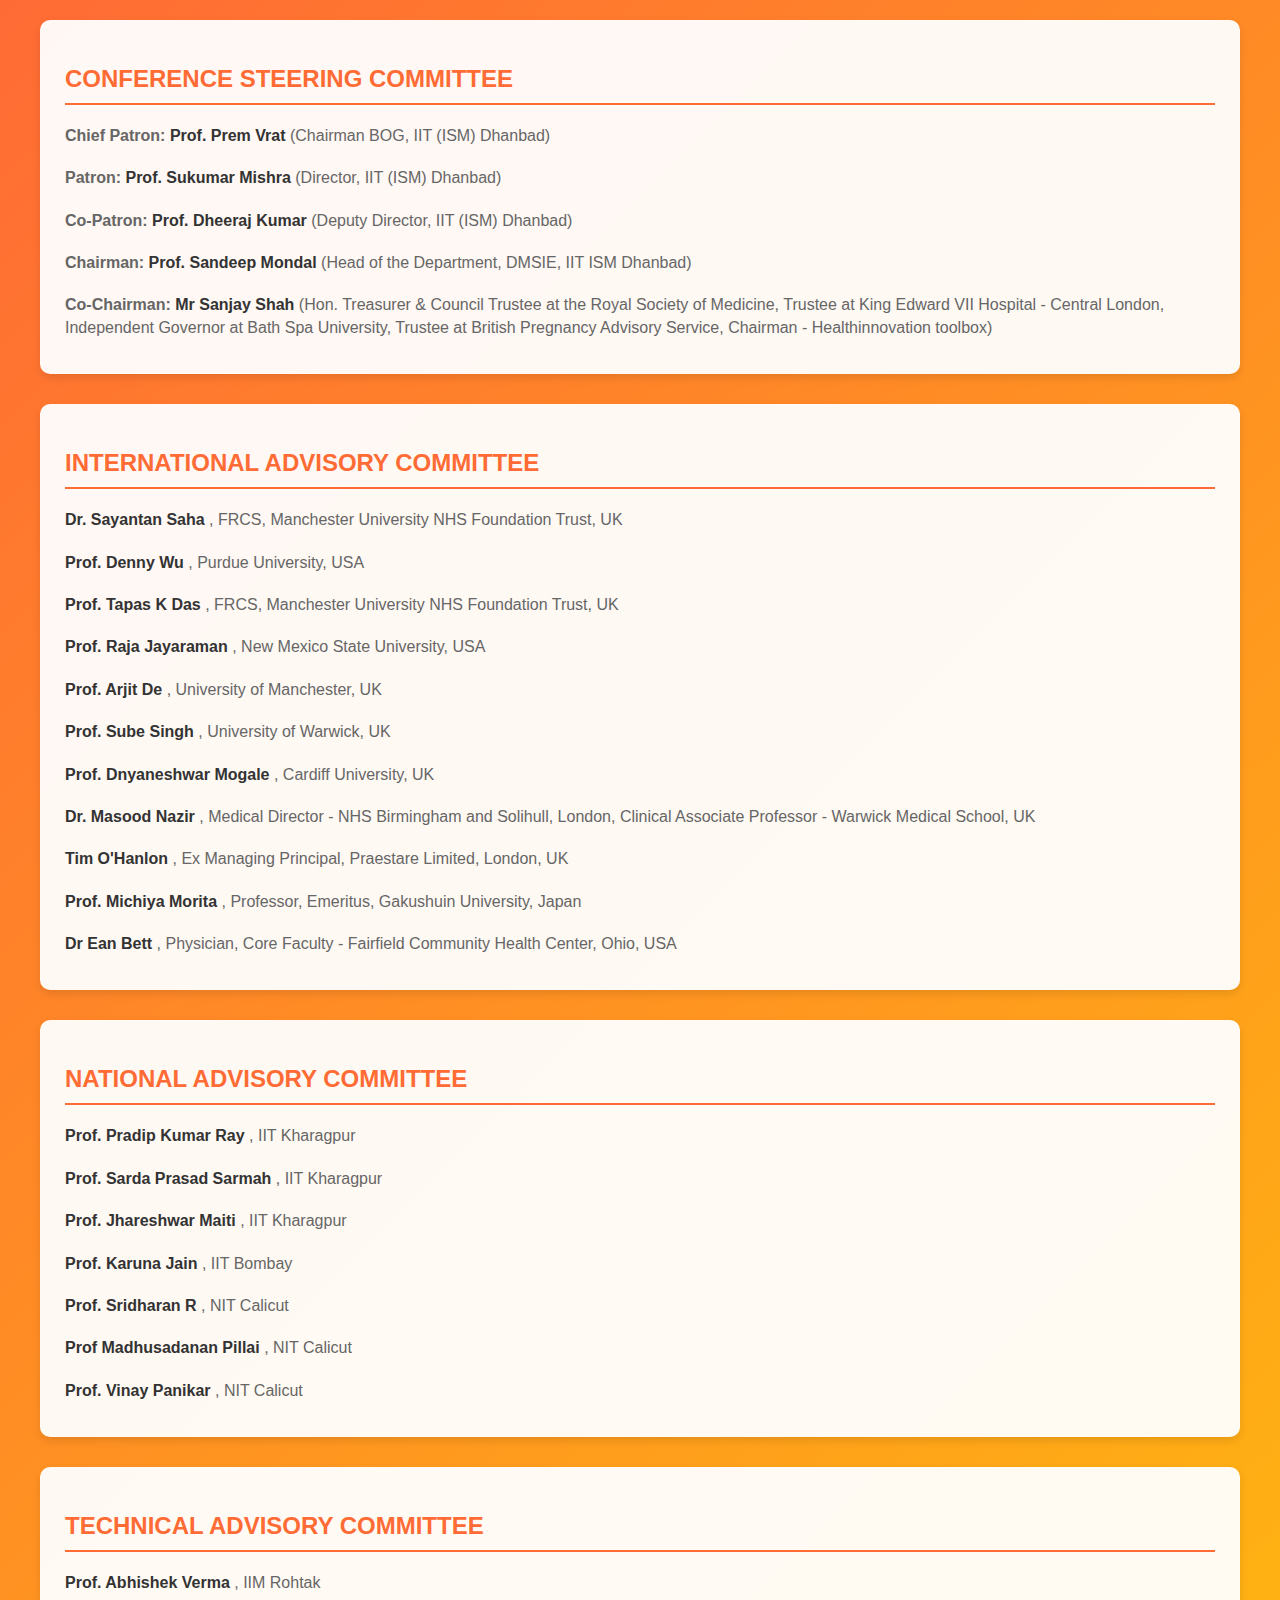
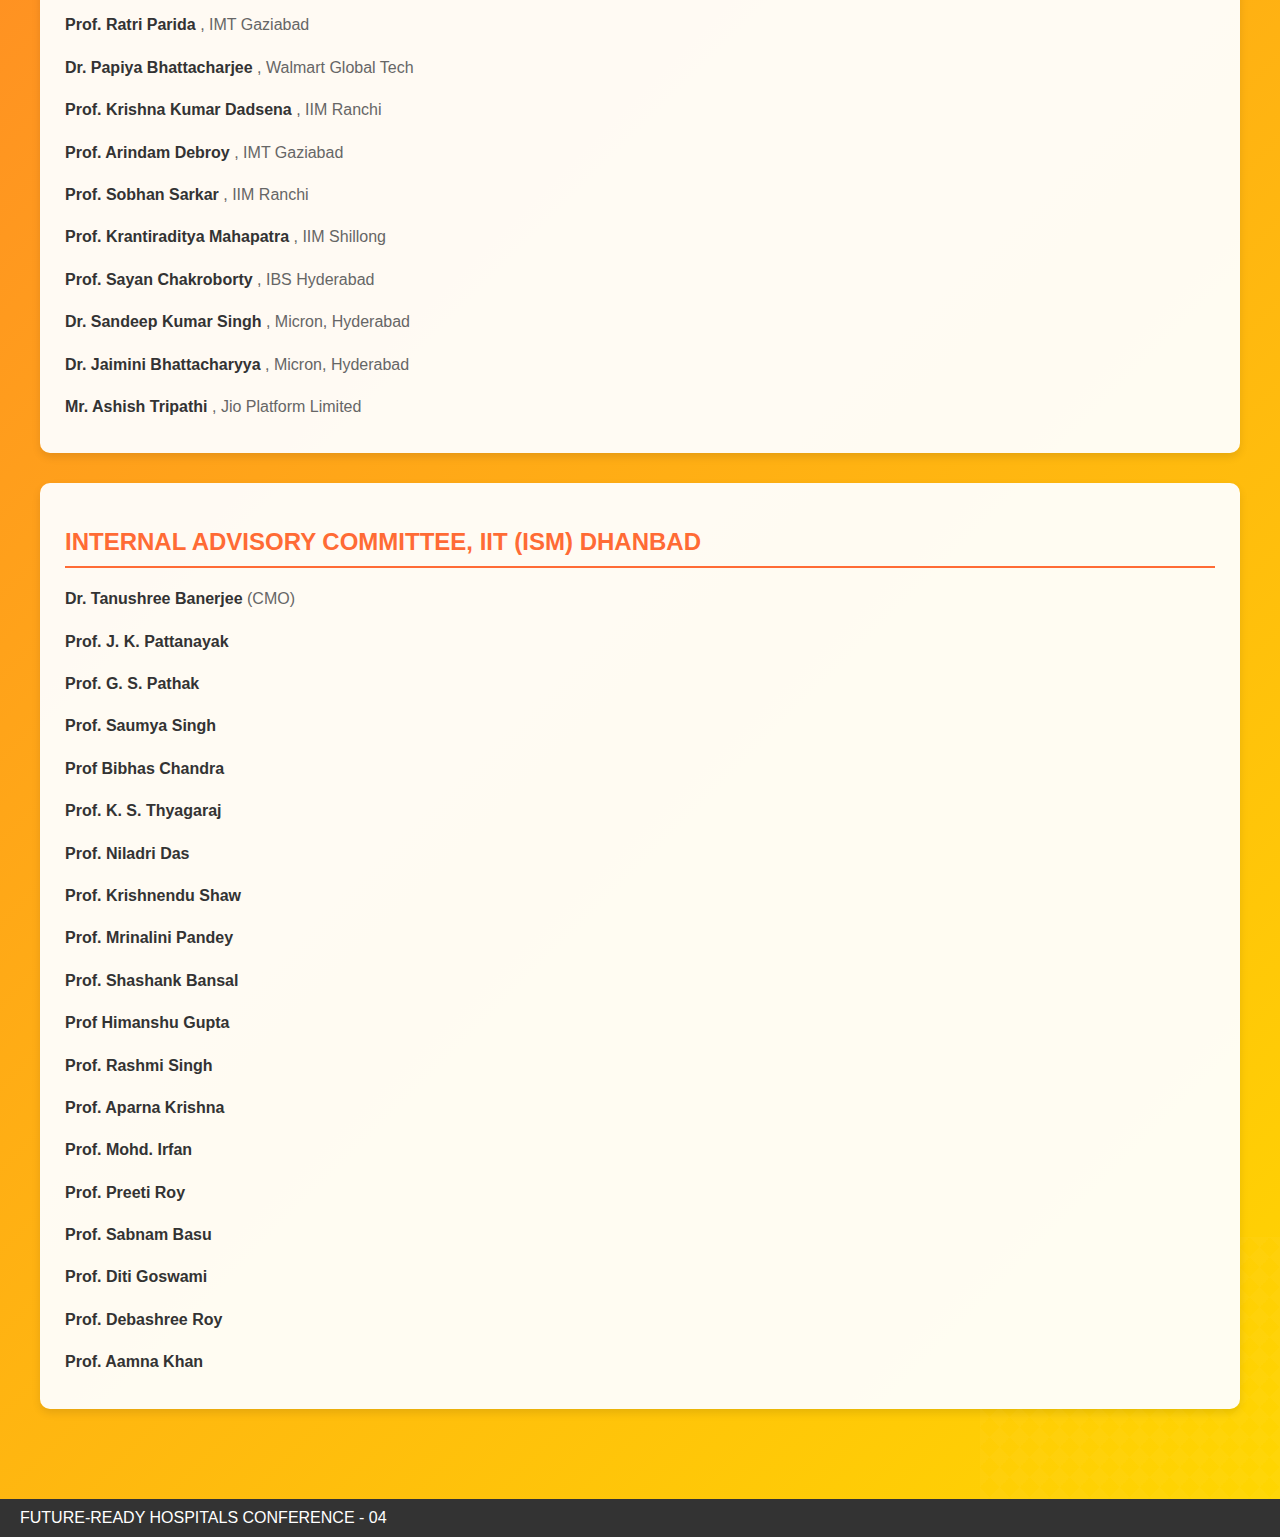
<file: Conference website/Website/Website/Page2.html>
<!DOCTYPE html>
<html lang="en">
<head>
    <meta charset="UTF-8">
    <meta name="viewport" content="width=device-width, initial-scale=1.0">
    <title>Future-Ready Hospitals Conference - Committees</title>
    <link href="style2.css" rel="stylesheet" type="text/css" />
</head>

<body>
    <div class="container">
        <div class="committee-section">
            <h2 class="committee-title">CONFERENCE STEERING COMMITTEE</h2>
            <div class="committee-members">
                <div class="member">
                    <span class="member-role">Chief Patron: </span>
                    <span class="member-name">Prof. Prem Vrat</span>
                    <span class="member-affiliation">(Chairman BOG, IIT (ISM) Dhanbad)</span>
                </div>
                <div class="member">
                    <span class="member-role">Patron: </span>
                    <span class="member-name">Prof. Sukumar Mishra</span>
                    <span class="member-affiliation">(Director, IIT (ISM) Dhanbad)</span>
                </div>
                <div class="member">
                    <span class="member-role">Co-Patron: </span>
                    <span class="member-name">Prof. Dheeraj Kumar</span>
                    <span class="member-affiliation">(Deputy Director, IIT (ISM) Dhanbad)</span>
                </div>
                <div class="member">
                    <span class="member-role">Chairman: </span>
                    <span class="member-name">Prof. Sandeep Mondal</span>
                    <span class="member-affiliation">(Head of the Department, DMSIE, IIT ISM Dhanbad)</span>
                </div>
                <div class="member">
                    <span class="member-role">Co-Chairman: </span>
                    <span class="member-name">Mr Sanjay Shah</span>
                    <span class="member-affiliation">(Hon. Treasurer & Council Trustee at the Royal Society of Medicine, Trustee at King Edward VII Hospital - Central London, Independent Governor at Bath Spa University, Trustee at British Pregnancy Advisory Service, Chairman - Healthinnovation toolbox)</span>
                </div>
            </div>
        </div>

        <div class="committee-section">
            <h2 class="committee-title">INTERNATIONAL ADVISORY COMMITTEE</h2>
            <div class="committee-members">
                <div class="member">
                    <span class="member-name">Dr. Sayantan Saha</span>
                    <span class="member-affiliation">, FRCS, Manchester University NHS Foundation Trust, UK</span>
                </div>
                <div class="member">
                    <span class="member-name">Prof. Denny Wu</span>
                    <span class="member-affiliation">, Purdue University, USA</span>
                </div>
                <div class="member">
                    <span class="member-name">Prof. Tapas K Das</span>
                    <span class="member-affiliation">, FRCS, Manchester University NHS Foundation Trust, UK</span>
                </div>
                <div class="member">
                    <span class="member-name">Prof. Raja Jayaraman</span>
                    <span class="member-affiliation">, New Mexico State University, USA</span>
                </div>
                <div class="member">
                    <span class="member-name">Prof. Arjit De</span>
                    <span class="member-affiliation">, University of Manchester, UK</span>
                </div>
                <div class="member">
                    <span class="member-name">Prof. Sube Singh</span>
                    <span class="member-affiliation">, University of Warwick, UK</span>
                </div>
                <div class="member">
                    <span class="member-name">Prof. Dnyaneshwar Mogale</span>
                    <span class="member-affiliation">, Cardiff University, UK</span>
                </div>
                <div class="member">
                    <span class="member-name">Dr. Masood Nazir</span>
                    <span class="member-affiliation">, Medical Director - NHS Birmingham and Solihull, London, Clinical Associate Professor - Warwick Medical School, UK</span>
                </div>
                <div class="member">
                    <span class="member-name">Tim O'Hanlon</span>
                    <span class="member-affiliation">, Ex Managing Principal, Praestare Limited, London, UK</span>
                </div>
                <div class="member">
                    <span class="member-name">Prof. Michiya Morita</span>
                    <span class="member-affiliation">, Professor, Emeritus, Gakushuin University, Japan</span>
                </div>
                <div class="member">
                    <span class="member-name">Dr Ean Bett</span>
                    <span class="member-affiliation">, Physician, Core Faculty - Fairfield Community Health Center, Ohio, USA</span>
                </div>
            </div>
        </div>


	 <div class="committee-section">
            <h2 class="committee-title">NATIONAL ADVISORY COMMITTEE</h2>
            <div class="committee-members">
	   <div class="member">
        <span class="member-name">Prof. Pradip Kumar Ray</span>
        <span class="member-affiliation">, IIT Kharagpur</span>
    </div>
    <div class="member">
        <span class="member-name">Prof. Sarda Prasad Sarmah</span>
        <span class="member-affiliation">, IIT Kharagpur</span>
    </div>
    <div class="member">
        <span class="member-name">Prof. Jhareshwar Maiti</span>
        <span class="member-affiliation">, IIT Kharagpur</span>
    </div>
    <div class="member">
        <span class="member-name">Prof. Karuna Jain</span>
        <span class="member-affiliation">, IIT Bombay</span>
    </div>
    <div class="member">
        <span class="member-name">Prof. Sridharan R</span>
        <span class="member-affiliation">, NIT Calicut</span>
    </div>
    <div class="member">
        <span class="member-name">Prof Madhusadanan Pillai</span>
        <span class="member-affiliation">, NIT Calicut</span>
    </div>
    <div class="member">
        <span class="member-name">Prof. Vinay Panikar</span>
        <span class="member-affiliation">, NIT Calicut</span>
    </div>
        </div>
    </div>

        <div class="committee-section">
            <h2 class="committee-title">TECHNICAL ADVISORY COMMITTEE</h2>
            <div class="committee-members">
                <div class="member">
                    <span class="member-name">Prof. Abhishek Verma</span>
                    <span class="member-affiliation">, IIM Rohtak</span>
                </div>
                <div class="member">
                    <span class="member-name">Prof. Ratri Parida</span>
                    <span class="member-affiliation">, IMT Gaziabad</span>
                </div>
    <div class="member">
        <span class="member-name">Dr. Papiya Bhattacharjee</span>
        <span class="member-affiliation">, Walmart Global Tech</span>
    </div>
    <div class="member">
        <span class="member-name">Prof. Krishna Kumar Dadsena</span>
        <span class="member-affiliation">, IIM Ranchi</span>
    </div>
    <div class="member">
        <span class="member-name">Prof. Arindam Debroy</span>
        <span class="member-affiliation">, IMT Gaziabad</span>
    </div>
    <div class="member">
        <span class="member-name">Prof. Sobhan Sarkar</span>
        <span class="member-affiliation">, IIM Ranchi</span>
    </div>
    <div class="member">
        <span class="member-name">Prof. Krantiraditya Mahapatra</span>
        <span class="member-affiliation">, IIM Shillong</span>
    </div>
    <div class="member">
        <span class="member-name">Prof. Sayan Chakroborty</span>
        <span class="member-affiliation">, IBS Hyderabad</span>
    </div>
    <div class="member">
        <span class="member-name">Dr. Sandeep Kumar Singh</span>
        <span class="member-affiliation">, Micron, Hyderabad</span>
    </div>
    <div class="member">
        <span class="member-name">Dr. Jaimini Bhattacharyya</span>
        <span class="member-affiliation">, Micron, Hyderabad</span>
    </div>
    <div class="member">
        <span class="member-name">Mr. Ashish Tripathi</span>
        <span class="member-affiliation">, Jio Platform Limited</span>
    </div>
            </div>
        </div>



        <div class="committee-section">
            <h2 class="committee-title">INTERNAL ADVISORY COMMITTEE, IIT (ISM) DHANBAD</h2>
            <div class="committee-members">
                <div class="member">
                    <span class="member-name">Dr. Tanushree Banerjee</span>
                    <span class="member-affiliation"> (CMO)</span>
                </div>
                <div class="member">
                    <span class="member-name">Prof. J. K. Pattanayak</span>
                </div>
                    <div class="member">
        <span class="member-name">Prof. G. S. Pathak</span>
    </div>
    <div class="member">
        <span class="member-name">Prof. Saumya Singh</span>
    </div>
    <div class="member">
        <span class="member-name">Prof Bibhas Chandra</span>
    </div>
    <div class="member">
        <span class="member-name">Prof. K. S. Thyagaraj</span>
    </div>
    <div class="member">
        <span class="member-name">Prof. Niladri Das</span>
    </div>
    <div class="member">
        <span class="member-name">Prof. Krishnendu Shaw</span>
    </div>
    <div class="member">
        <span class="member-name">Prof. Mrinalini Pandey</span>
    </div>
    <div class="member">
        <span class="member-name">Prof. Shashank Bansal</span>
    </div>
    <div class="member">
        <span class="member-name">Prof Himanshu Gupta</span>
    </div>
    <div class="member">
        <span class="member-name">Prof. Rashmi Singh</span>
    </div>
    <div class="member">
        <span class="member-name">Prof. Aparna Krishna</span>
    </div>
    <div class="member">
        <span class="member-name">Prof. Mohd. Irfan</span>
    </div>
    <div class="member">
        <span class="member-name">Prof. Preeti Roy</span>
    </div>
    <div class="member">
        <span class="member-name">Prof. Sabnam Basu</span>
    </div>
    <div class="member">
        <span class="member-name">Prof. Diti Goswami</span>
    </div>
    <div class="member">
        <span class="member-name">Prof. Debashree Roy</span>
    </div>
    <div class="member">
        <span class="member-name">Prof. Aamna Khan</span>
    </div>
            </div>
        </div>
    </div>

    <div class="decorative-border"></div>
    
    <div class="page-footer">
        FUTURE-READY HOSPITALS CONFERENCE - 04
    </div>
</body>
</html>
</file>
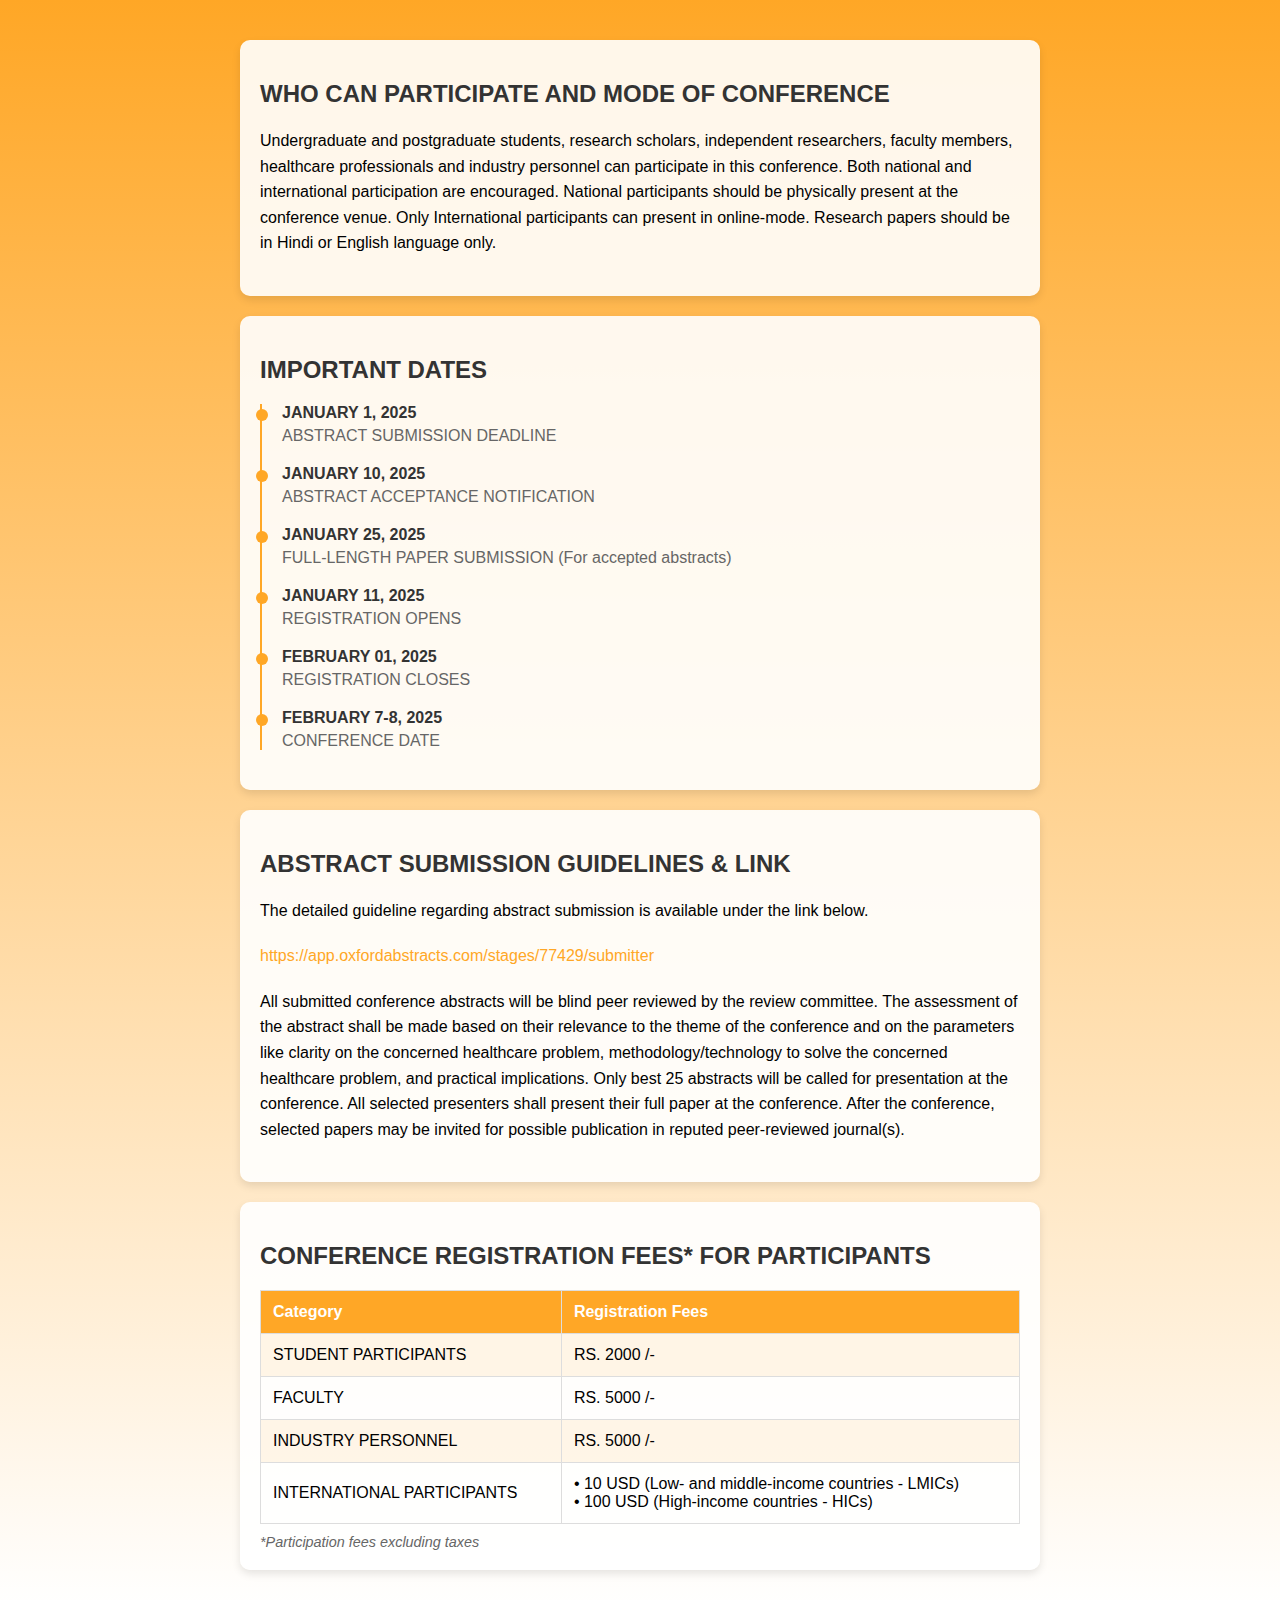
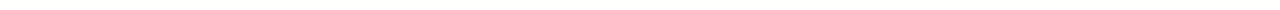
<file: Conference website/Website/Website/Page3.html>
<!DOCTYPE html>
<html lang="en">
<head>
    <meta charset="UTF-8">
    <meta name="viewport" content="width=device-width, initial-scale=1.0">
    <title>Future-Ready Hospitals Conference - 03</title>
    <link href="style3.css" rel="stylesheet" type="text/css" />
</head>
<body>
    <div class="container">
        <div class="content">
            <h2 class="section-title">WHO CAN PARTICIPATE AND MODE OF CONFERENCE</h2>
            <div class="participation-info">
                Undergraduate and postgraduate students, research scholars, independent researchers, faculty members, healthcare professionals and industry personnel can participate in this conference. Both national and international participation are encouraged. National participants should be physically present at the conference venue. Only International participants can present in online-mode. Research papers should be in Hindi or English language only.
            </div>
        </div>

        <div class="content">
            <h2 class="section-title">IMPORTANT DATES</h2>
            <div class="timeline">
                <div class="timeline-item">
                    <div class="date">JANUARY 1, 2025</div>
                    <div class="event">ABSTRACT SUBMISSION DEADLINE</div>
                </div>
                <div class="timeline-item">
                    <div class="date">JANUARY 10, 2025</div>
                    <div class="event">ABSTRACT ACCEPTANCE NOTIFICATION</div>
                </div>
                <div class="timeline-item">
                    <div class="date">JANUARY 25, 2025</div>
                    <div class="event">FULL-LENGTH PAPER SUBMISSION (For accepted abstracts)</div>
                </div>
                <div class="timeline-item">
                    <div class="date">JANUARY 11, 2025</div>
                    <div class="event">REGISTRATION OPENS</div>
                </div>
                <div class="timeline-item">
                    <div class="date">FEBRUARY 01, 2025</div>
                    <div class="event">REGISTRATION CLOSES</div>
                </div>
                <div class="timeline-item">
                    <div class="date">FEBRUARY 7-8, 2025</div>
                    <div class="event">CONFERENCE DATE</div>
                </div>
            </div>
        </div>

        <div class="content">
            <h2 class="section-title">ABSTRACT SUBMISSION GUIDELINES & LINK</h2>
            <div class="participation-info">
                The detailed guideline regarding abstract submission is available under the link below.
                <div class="guidelines">
                    <a href="https://app.oxfordabstracts.com/stages/77429/submitter" target="_blank">
                        https://app.oxfordabstracts.com/stages/77429/submitter
                    </a>
                </div>
                <p style="margin-top: 20px;">
                    All submitted conference abstracts will be blind peer reviewed by the review committee. The assessment of the abstract shall be made based on their relevance to the theme of the conference and on the parameters like clarity on the concerned healthcare problem, methodology/technology to solve the concerned healthcare problem, and practical implications. Only best 25 abstracts will be called for presentation at the conference. All selected presenters shall present their full paper at the conference. After the conference, selected papers may be invited for possible publication in reputed peer-reviewed journal(s).
                </p>
            </div>
        </div>

        <div class="content">
            <h2 class="section-title">CONFERENCE REGISTRATION FEES* FOR PARTICIPANTS</h2>
            <table class="fees-table">
                <tr>
                    <th>Category</th>
                    <th>Registration Fees</th>
                </tr>
                <tr>
                    <td>STUDENT PARTICIPANTS</td>
                    <td>RS. 2000 /-</td>
                </tr>
                <tr>
                    <td>FACULTY</td>
                    <td>RS. 5000 /-</td>
                </tr>
                <tr>
                    <td>INDUSTRY PERSONNEL</td>
                    <td>RS. 5000 /-</td>
                </tr>
                <tr>
                    <td>INTERNATIONAL PARTICIPANTS</td>
                    <td>
                        <ul style="list-style-type: none; margin: 0; padding: 0;">
                            <li>• 10 USD (Low- and middle-income countries - LMICs)</li>
                            <li>• 100 USD (High-income countries - HICs)</li>
                        </ul>
                    </td>
                </tr>
            </table>
            <div class="note">*Participation fees excluding taxes</div>
        </div>
    </div>
</body>
</html>
</file>
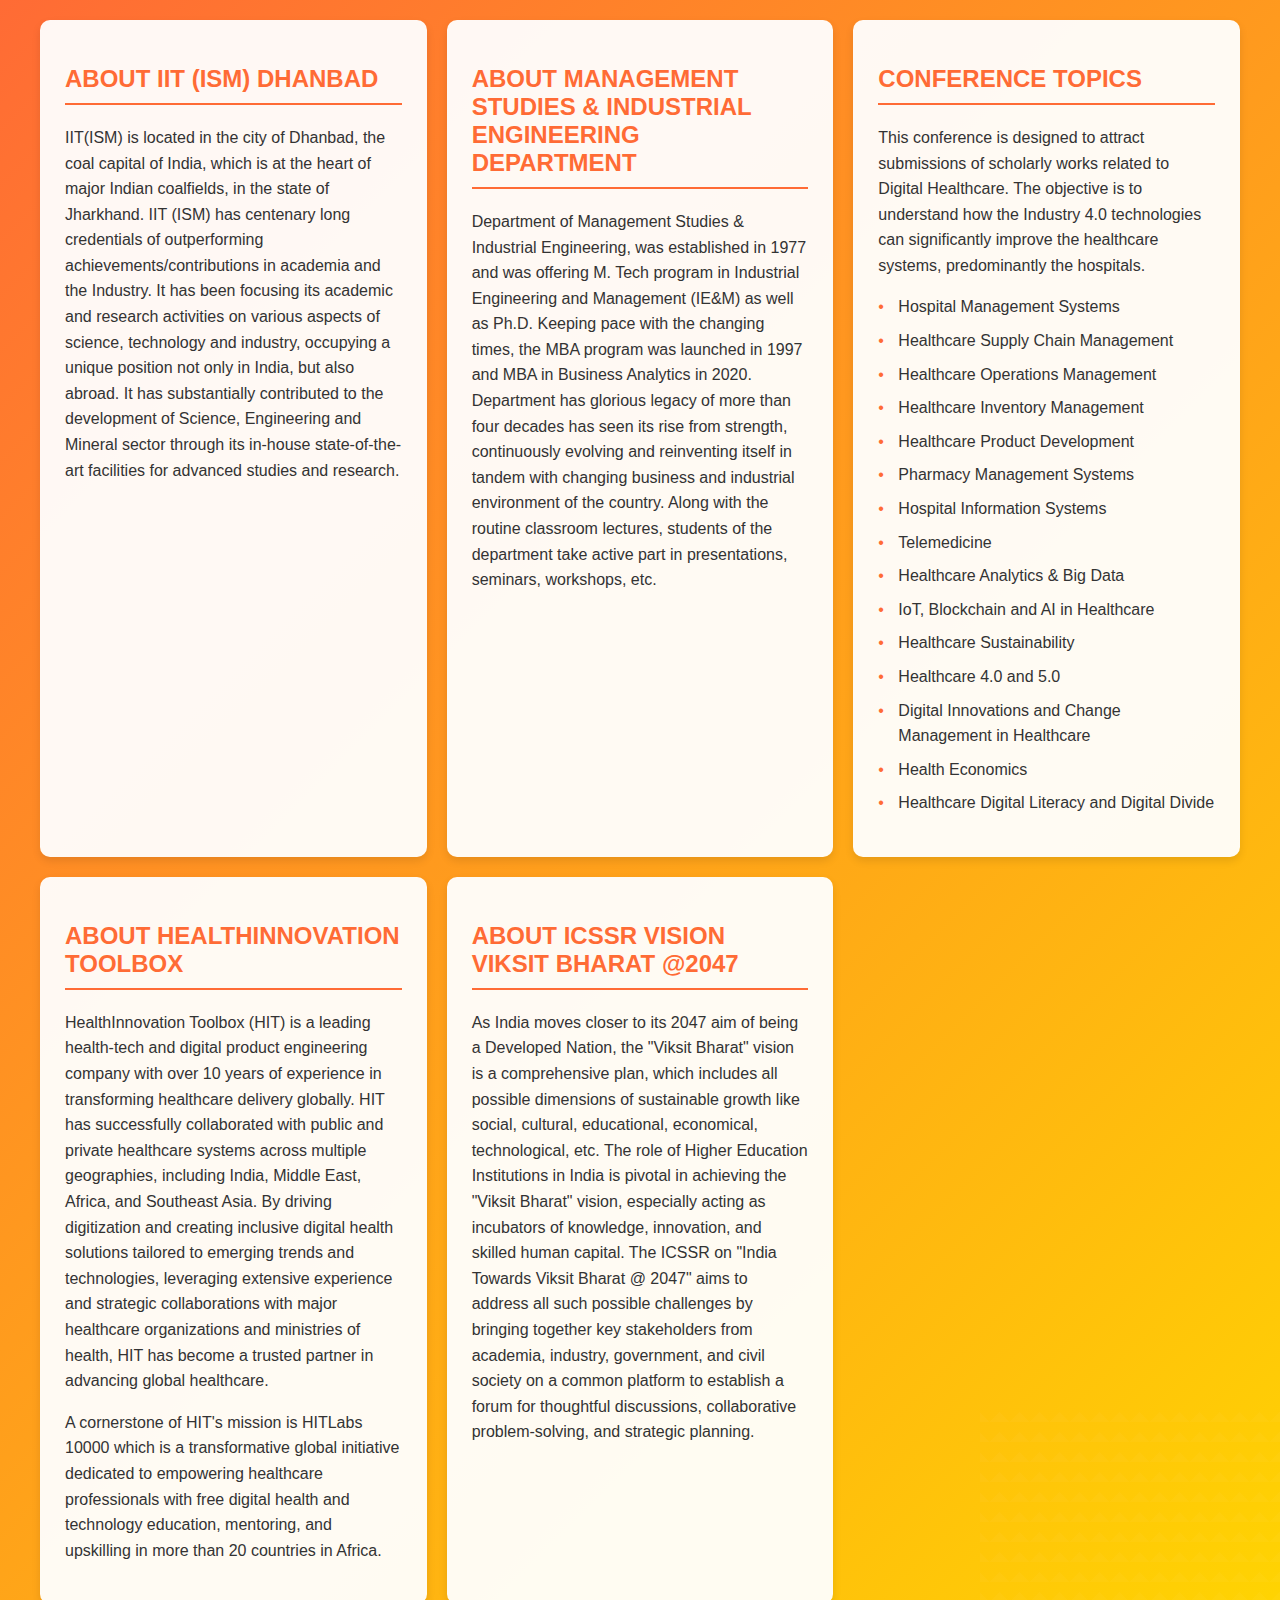
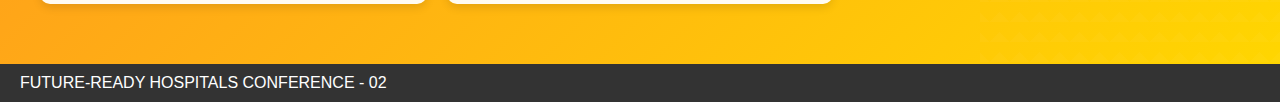
<file: Conference website/Website/Website/Page4.html>
<!DOCTYPE html>
<html lang="en">
<head>
    <meta charset="UTF-8">
    <meta name="viewport" content="width=device-width, initial-scale=1.0">
    <title>Future-Ready Hospitals Conference - Information</title>
    <link href="style4.css" rel="stylesheet" type="text/css" />
</head>
<body>
    <div class="container">
        <div class="section">
            <h2 class="section-title">ABOUT IIT (ISM) DHANBAD</h2>
            <div class="content">
                <p>IIT(ISM) is located in the city of Dhanbad, the coal capital of India, which is at the heart of major Indian coalfields, in the state of Jharkhand. IIT (ISM) has centenary long credentials of outperforming achievements/contributions in academia and the Industry. It has been focusing its academic and research activities on various aspects of science, technology and industry, occupying a unique position not only in India, but also abroad. It has substantially contributed to the development of Science, Engineering and Mineral sector through its in-house state-of-the-art facilities for advanced studies and research.</p>
            </div>
        </div>

        <div class="section">
            <h2 class="section-title">ABOUT MANAGEMENT STUDIES & INDUSTRIAL ENGINEERING DEPARTMENT</h2>
            <div class="content">
                <p>Department of Management Studies & Industrial Engineering, was established in 1977 and was offering M. Tech program in Industrial Engineering and Management (IE&M) as well as Ph.D. Keeping pace with the changing times, the MBA program was launched in 1997 and MBA in Business Analytics in 2020. Department has glorious legacy of more than four decades has seen its rise from strength, continuously evolving and reinventing itself in tandem with changing business and industrial environment of the country. Along with the routine classroom lectures, students of the department take active part in presentations, seminars, workshops, etc.</p>
            </div>
        </div>

        <div class="section">
            <h2 class="section-title">CONFERENCE TOPICS</h2>
            <div class="content">
                <p>This conference is designed to attract submissions of scholarly works related to Digital Healthcare. The objective is to understand how the Industry 4.0 technologies can significantly improve the healthcare systems, predominantly the hospitals.</p>
                <ul class="topics-list">
                    <li>Hospital Management Systems</li>
                    <li>Healthcare Supply Chain Management</li>
                    <li>Healthcare Operations Management</li>
                    <li>Healthcare Inventory Management</li>
                    <li>Healthcare Product Development</li>
                    <li>Pharmacy Management Systems</li>
                    <li>Hospital Information Systems</li>
                    <li>Telemedicine</li>
                    <li>Healthcare Analytics & Big Data</li>
                    <li>IoT, Blockchain and AI in Healthcare</li>
                    <li>Healthcare Sustainability</li>
                    <li>Healthcare 4.0 and 5.0</li>
                    <li>Digital Innovations and Change Management in Healthcare</li>
                    <li>Health Economics</li>
                    <li>Healthcare Digital Literacy and Digital Divide</li>
                </ul>
            </div>
        </div>

        <div class="section">
            <h2 class="section-title">ABOUT HEALTHINNOVATION TOOLBOX</h2>
            <div class="content">
                <p>HealthInnovation Toolbox (HIT) is a leading health-tech and digital product engineering company with over 10 years of experience in transforming healthcare delivery globally. HIT has successfully collaborated with public and private healthcare systems across multiple geographies, including India, Middle East, Africa, and Southeast Asia. By driving digitization and creating inclusive digital health solutions tailored to emerging trends and technologies, leveraging extensive experience and strategic collaborations with major healthcare organizations and ministries of health, HIT has become a trusted partner in advancing global healthcare.</p>
                <p>A cornerstone of HIT's mission is HITLabs 10000 which is a transformative global initiative dedicated to empowering healthcare professionals with free digital health and technology education, mentoring, and upskilling in more than 20 countries in Africa.</p>
            </div>
        </div>

        <div class="section">
            <h2 class="section-title">ABOUT ICSSR VISION VIKSIT BHARAT @2047</h2>
            <div class="content">
                <p>As India moves closer to its 2047 aim of being a Developed Nation, the "Viksit Bharat" vision is a comprehensive plan, which includes all possible dimensions of sustainable growth like social, cultural, educational, economical, technological, etc. The role of Higher Education Institutions in India is pivotal in achieving the "Viksit Bharat" vision, especially acting as incubators of knowledge, innovation, and skilled human capital. The ICSSR on "India Towards Viksit Bharat @ 2047" aims to address all such possible challenges by bringing together key stakeholders from academia, industry, government, and civil society on a common platform to establish a forum for thoughtful discussions, collaborative problem-solving, and strategic planning.</p>
            </div>
        </div>
    </div>

    <div class="decorative-border"></div>
    
    <div class="page-footer">
        FUTURE-READY HOSPITALS CONFERENCE - 02
    </div>
</body>
</html>
</file>
<file: Conference website/Website/Website/style2.css>
<style>
        html {
            height: 100%;
            width: 100%;
        }

        body {
            font-family: Arial, sans-serif;
            margin: 0;
            padding: 0;
            background: linear-gradient(135deg, #ff6b35 0%, #ffd700 100%);
            min-height: 100vh;
            position: relative;
        }

        .container {
            max-width: 1200px;
            margin: 0 auto;
            padding: 20px;
        }

        .committee-section {
            background-color: rgba(255, 255, 255, 0.95);
            padding: 25px;
            margin-bottom: 30px;
            border-radius: 10px;
            box-shadow: 0 4px 8px rgba(0, 0, 0, 0.1);
        }

        .committee-title {
            font-size: 24px;
            font-weight: bold;
            color: #ff6b35;
            margin-bottom: 20px;
            padding-bottom: 10px;
            border-bottom: 2px solid #ff6b35;
        }

        .committee-members {
            display: flex;
            flex-direction: column;
            gap: 10px;
        }

        .member {
            margin-bottom: 10px;
            line-height: 1.4;
        }

        .member-name {
            font-weight: bold;
            color: #333;
        }

        .member-role {
            font-weight: bold;
            color: #666;
        }

        .member-affiliation {
            color: #666;
        }

        .decorative-border {
            position: absolute;
            right: 0;
            bottom: 0;
            width: 300px;
            height: 300px;
            background-image: linear-gradient(45deg, rgba(255,255,255,0.1) 25%, transparent 25%),
                            linear-gradient(-45deg, rgba(255,255,255,0.1) 25%, transparent 25%),
                            linear-gradient(45deg, transparent 75%, rgba(255,255,255,0.1) 75%),
                            linear-gradient(-45deg, transparent 75%, rgba(255,255,255,0.1) 75%);
            background-size: 20px 20px;
            opacity: 0.3;
            pointer-events: none;
        }

        .page-footer {
            background: #333;
            color: white;
            padding: 10px 20px;
            text-align: left;
            position: relative;
            margin-top: 40px;
        }

        @media (max-width: 768px) {
            .container {
                padding: 10px;
            }

            .committee-section {
                padding: 15px;
            }

            .committee-title {
                font-size: 20px;
            }

            .decorative-border {
                width: 150px;
                height: 150px;
            }
        }
    </style>
</file>
<file: Conference website/Website/Website/style3.css>
<style>
        html {
            height: 100%;
            width: 100%;
        }

        body {
            font-family: Arial, sans-serif;
            margin: 0;
            padding: 0;
            background: linear-gradient(to bottom, #ffa726, #ffffff);
            min-height: 100vh;
        }

        .container {
            max-width: 800px;
            margin: 0 auto;
            padding: 20px;
        }

        .content {
            background-color: rgba(255, 255, 255, 0.9);
            padding: 20px;
            margin: 20px auto;
            border-radius: 10px;
            box-shadow: 0 4px 8px rgba(0, 0, 0, 0.1);
        }

        .section-title {
            font-size: 24px;
            font-weight: bold;
            margin-bottom: 20px;
            color: #333;
            text-align: left;
        }

        .timeline {
            margin: 20px 0;
            padding-left: 20px;
            border-left: 2px solid #ffa726;
        }

        .timeline-item {
            margin-bottom: 20px;
            position: relative;
        }

        .timeline-item::before {
            content: '';
            position: absolute;
            left: -26px;
            top: 5px;
            width: 12px;
            height: 12px;
            background: #ffa726;
            border-radius: 50%;
        }

        .date {
            font-weight: bold;
            color: #333;
            margin-bottom: 5px;
        }

        .event {
            color: #666;
        }

        .fees-table {
            width: 100%;
            border-collapse: collapse;
            margin-top: 20px;
        }

        .fees-table th, .fees-table td {
            padding: 12px;
            border: 1px solid #ddd;
            text-align: left;
        }

        .fees-table th {
            background: #ffa726;
            color: white;
        }

        .fees-table tr:nth-child(even) {
            background: rgba(255, 167, 38, 0.1);
        }

        .guidelines {
            margin-top: 20px;
        }

        .guidelines a {
            color: #ffa726;
            text-decoration: none;
        }

        .guidelines a:hover {
            text-decoration: underline;
        }

        .participation-info {
            text-align: left;
            line-height: 1.6;
            margin-bottom: 20px;
        }

        .note {
            font-size: 0.9em;
            color: #666;
            margin-top: 10px;
            font-style: italic;
        }

        @media (max-width: 768px) {
            .container {
                padding: 10px;
            }

            .section-title {
                font-size: 20px;
            }

            .fees-table th, .fees-table td {
                padding: 8px;
                font-size: 14px;
            }
        }
    </style>
</file>
<file: Conference website/Website/Website/style4.css>
<style>
        html {
            height: 100%;
            width: 100%;
        }

        body {
            font-family: Arial, sans-serif;
            margin: 0;
            padding: 0;
            background: linear-gradient(135deg, #ff6b35 0%, #ffd700 100%);
            min-height: 100vh;
            position: relative;
        }

        .container {
            max-width: 1200px;
            margin: 0 auto;
            padding: 20px;
            display: grid;
            grid-template-columns: repeat(auto-fit, minmax(300px, 1fr));
            gap: 20px;
        }

        .section {
            background-color: rgba(255, 255, 255, 0.95);
            padding: 25px;
            border-radius: 10px;
            box-shadow: 0 4px 8px rgba(0, 0, 0, 0.1);
        }

        .section-title {
            font-size: 24px;
            font-weight: bold;
            color: #ff6b35;
            margin-bottom: 20px;
            padding-bottom: 10px;
            border-bottom: 2px solid #ff6b35;
        }

        .content {
            line-height: 1.6;
            color: #333;
        }

        .topics-list {
            list-style-type: none;
            padding-left: 0;
        }

        .topics-list li {
            margin-bottom: 8px;
            position: relative;
            padding-left: 20px;
        }

        .topics-list li::before {
            content: "•";
            position: absolute;
            left: 0;
            color: #ff6b35;
        }

        .note-box {
            background-color: #f8f9fa;
            padding: 15px;
            border-left: 4px solid #ff6b35;
            margin-top: 20px;
        }

        .page-footer {
            background: #333;
            color: white;
            padding: 10px 20px;
            text-align: left;
            position: relative;
            margin-top: 40px;
        }

        .decorative-border {
            position: absolute;
            right: 0;
            bottom: 0;
            width: 300px;
            height: 300px;
            background-image: linear-gradient(45deg, rgba(255,255,255,0.1) 25%, transparent 25%),
                            linear-gradient(-45deg, rgba(255,255,255,0.1) 25%, transparent 25%);
            background-size: 20px 20px;
            opacity: 0.3;
            pointer-events: none;
        }

        @media (max-width: 768px) {
            .container {
                grid-template-columns: 1fr;
                padding: 10px;
            }

            .section {
                padding: 15px;
            }

            .section-title {
                font-size: 20px;
            }
        }
    </style>
</file>
